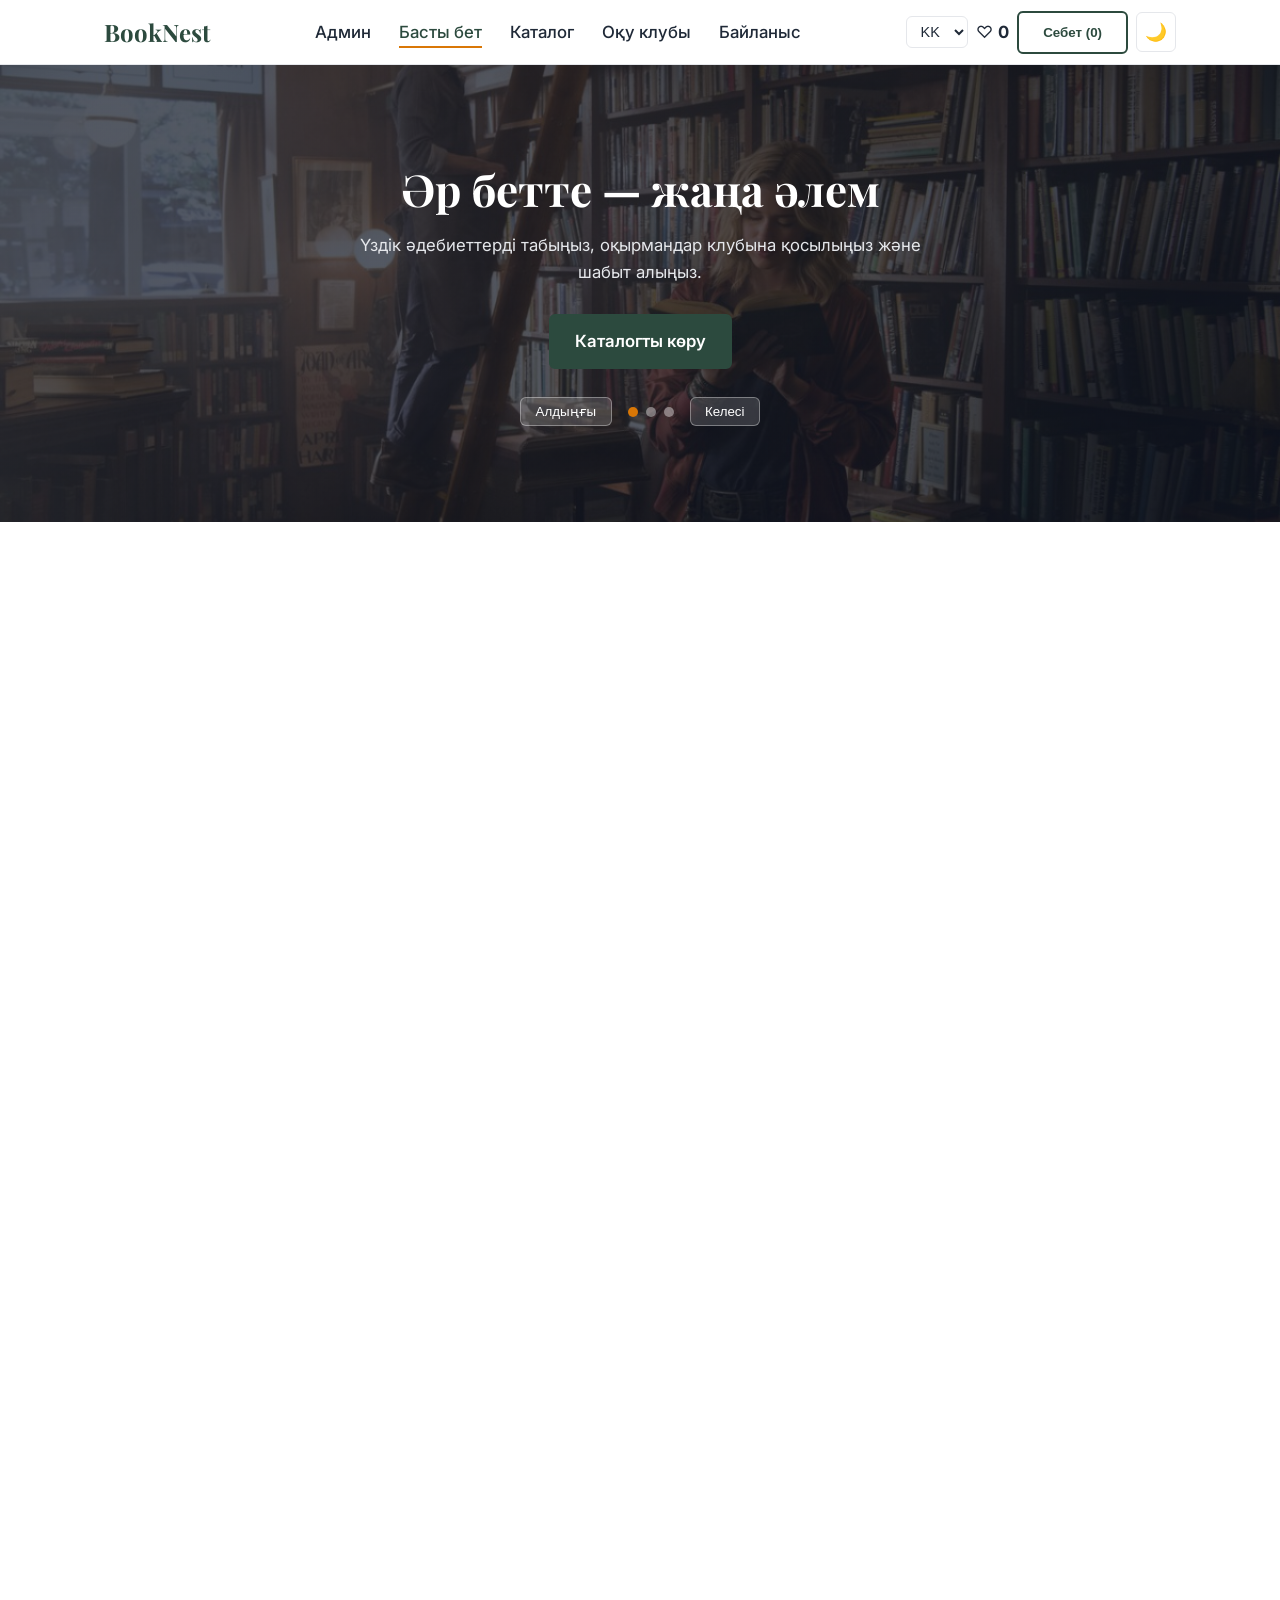
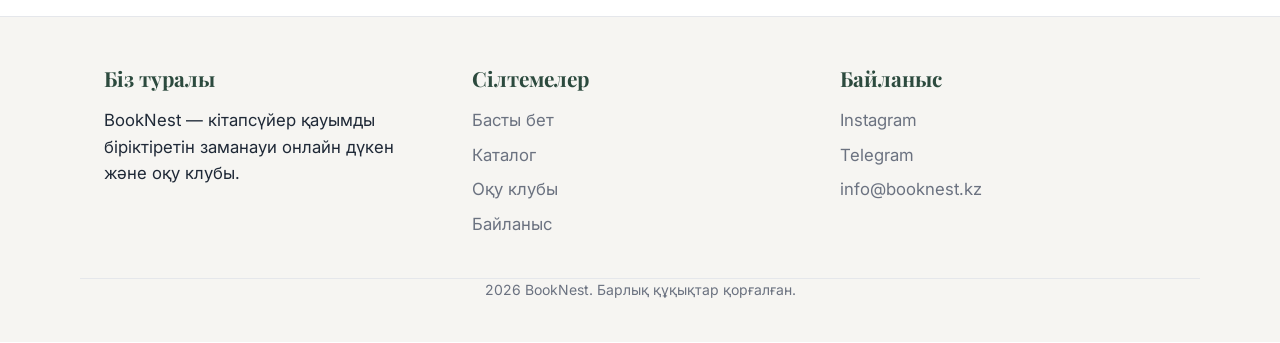
<file: index.html>
<!DOCTYPE html>
<html lang="kk">
<head>
  <meta charset="UTF-8">
  <meta name="viewport" content="width=device-width, initial-scale=1.0">
  <title>BookNest — Кітап дүкені және оқу клубы</title>
  <meta name="description" content="BookNest — таңдаулы кітаптар дүкені және пікірлес оқырмандар клубы.">
  <link rel="preconnect" href="https://fonts.googleapis.com">
  <link rel="preconnect" href="https://fonts.gstatic.com" crossorigin>
  <link href="https://fonts.googleapis.com/css2?family=Inter:wght@400;500;600&family=Playfair+Display:wght@700&display=swap" rel="stylesheet">
  <link rel="stylesheet" href="css/style.css">
  <script type="module" src="js/main.js"></script>
  <link rel="icon" href="data:,">
</head>
<body>
  <header class="site-header">
    <div class="container header-inner">
      <a href="index.html" class="logo">BookNest</a>
      <nav class="nav-menu" aria-label="Негізгі навигация">
        <ul class="nav-list">
          <li><a href="admin.html">Админ</a></li>
          <li><a href="index.html" class="active" aria-current="page">Басты бет</a></li>
          <li><a href="books.html">Каталог</a></li>
          <li><a href="club.html">Оқу клубы</a></li>
          <li><a href="contact.html">Байланыс</a></li>
        </ul>
      </nav>
      <div class="header-actions">
        <select id="lang-select" class="lang-select" aria-label="Тілді таңдау">
          <option value="kk">KK</option>
          <option value="ru">RU</option>
          <option value="en">EN</option>
        </select>
        <span class="wish-counter" title="Таңдаулылар">♡ <strong data-wishlist-count>0</strong></span>
        <button type="button" class="btn-outline" data-open-cart>Себет (<strong data-cart-count>0</strong>)</button>
        <button type="button" class="theme-toggle" aria-label="Қараңғы тақырып">🌙</button>
        <button type="button" class="burger-btn" aria-label="Мәзірді ашу" aria-expanded="false">
          <span></span>
          <span></span>
          <span></span>
        </button>
      </div>
    </div>
  </header>

  <main>
    <section class="hero hero-slider">
      <div class="container hero-content">
        <div class="slide is-active">
          <h1>Әр бетте — жаңа әлем</h1>
          <p>Үздік әдебиеттерді табыңыз, оқырмандар клубына қосылыңыз және шабыт алыңыз.</p>
          <a href="books.html" class="btn">Каталогты көру</a>
        </div>
        <div class="slide">
          <h1>Апта сайынғы оқу клубы</h1>
          <p>Пікірлес оқырмандармен бірге таңдаулы шығармаларды талқылаңыз.</p>
          <a href="club.html" class="btn">Клубқа қосылу</a>
        </div>
        <div class="slide">
          <h1>Жаңа басылымдар жинағы</h1>
          <p>Қазақ және әлем классикасының ең үздік аудармалары бір жерде.</p>
          <a href="books.html" class="btn">Жаңа кітаптар</a>
        </div>

        <div class="slider-controls">
          <button type="button" class="slider-prev" aria-label="Алдыңғы слайд">Алдыңғы</button>
          <div class="slider-dots">
            <button type="button" class="slider-dot is-active" aria-label="1-слайд"></button>
            <button type="button" class="slider-dot" aria-label="2-слайд"></button>
            <button type="button" class="slider-dot" aria-label="3-слайд"></button>
          </div>
          <button type="button" class="slider-next" aria-label="Келесі слайд">Келесі</button>
        </div>
      </div>
    </section>

    <section class="section container reveal">
      <h2 class="section-title">Танымал кітаптар</h2>
      <div id="cart-drop-zone" class="drop-zone">Кітап карточкасын осы жерге сүйреп апарыңыз (Себетке)</div>
      <div id="books-grid" class="cards-grid" data-featured="true"></div>
    </section>

    <section class="section bg-light stats-section reveal">
      <div class="container">
        <h2 class="section-title">BookNest сандармен</h2>
        <div class="stats-grid">
          <div class="stat-card">
            <span class="stat-number" data-target="1200" data-suffix="+">0</span>
            <p>Кітап қоры</p>
          </div>
          <div class="stat-card">
            <span class="stat-number" data-target="350" data-suffix="+">0</span>
            <p>Белсенді оқырман</p>
          </div>
          <div class="stat-card">
            <span class="stat-number" data-target="48" data-suffix="">0</span>
            <p>Өткізілген кездесу</p>
          </div>
        </div>
      </div>
    </section>

    <section class="section container reveal">
      <h2 class="section-title">Неге біз?</h2>
      <ul class="benefits-list">
        <li><strong>Кең таңдау:</strong> Қазақ және әлем әдебиетінің 1000-нан астам таңдаулы туындысы.</li>
        <li><strong>Жылдам жеткізу:</strong> Қазақстанның барлық қалаларына 1–3 күн ішінде жеткіземіз.</li>
        <li><strong>Белсенді оқу клубы:</strong> Апта сайынғы кітап талқылаулары мен авторлармен кездесулер.</li>
        <li><strong>Тиімді бағалар:</strong> Тұрақты оқырмандарға арналған жеңілдіктер мен бонустар жүйесі.</li>
      </ul>
    </section>
  </main>

  <div id="book-modal" class="modal-backdrop" hidden role="dialog" aria-modal="true" aria-labelledby="modal-title">
    <div class="modal-dialog">
      <button type="button" class="modal-close" aria-label="Жабу"></button>
      <div id="modal-body"></div>
    </div>
  </div>

  <aside id="cart-drawer" class="drawer-backdrop" hidden role="dialog" aria-modal="true" aria-label="Себет">
    <div class="drawer-panel">
      <div class="drawer-header">
        <h2>Себет</h2>
        <button type="button" class="drawer-close" aria-label="Жабу"></button>
      </div>

      <div id="cart-drawer-items" class="drawer-items"></div>

      <form id="promo-form" class="promo-form">
        <input type="text" id="promo-input" placeholder="Промокод (BOOK10, MINUS1500, FREEDEL)">
        <button type="submit" class="btn-outline">Қолдану</button>
      </form>
      <p id="promo-message" class="promo-message"></p>

      <div id="cart-drawer-summary" class="drawer-summary"></div>

      <div id="checkout-steps-box" class="checkout-box">
        <h3>Тапсырысты рәсімдеу</h3>
        <p id="checkout-progress" class="muted">Қадам 1 / 3</p>
        <p id="checkout-error" class="field-error"></p>

        <div data-step-panel="1">
          <div class="form-group">
            <label for="order-phone">Телефон (+7 XXX XXX XX XX)</label>
            <input type="text" id="order-phone" placeholder="+7 701 123 45 67">
          </div>
          <div class="form-group">
            <label for="order-address">Жеткізу мекенжайы</label>
            <input type="text" id="order-address" placeholder="Ақтау қ., 14-шағынаудан, 25-үй">
          </div>
          <button type="button" id="step1-next" class="btn">Келесі: Төлем</button>
        </div>

        <div data-step-panel="2" hidden>
          <div class="form-group">
            <label for="order-card">Карта нөмірі (Luhn тексерісі)</label>
            <input type="text" id="order-card" placeholder="4532 0151 1283 0366">
          </div>
          <div class="card-actions">
            <button type="button" id="step2-back" class="btn-outline">Артқа</button>
            <button type="button" id="step2-next" class="btn">Келесі: Растау</button>
          </div>
        </div>

        <div data-step-panel="3" hidden>
          <p id="confirm-summary"></p>
          <div class="card-actions">
            <button type="button" id="step3-back" class="btn-outline">Артқа</button>
            <button type="button" id="step3-submit" class="btn">Тапсырысты растау</button>
          </div>
        </div>
      </div>
    </div>
  </aside>

  <button type="button" id="back-to-top" class="back-to-top" aria-label="Жоғарыға көтерілу">↑</button>

  <footer class="site-footer">
    <div class="container footer-grid">
      <div>
        <h3>Біз туралы</h3>
        <p>BookNest — кітапсүйер қауымды біріктіретін заманауи онлайн дүкен және оқу клубы.</p>
      </div>
      <div>
        <h3>Сілтемелер</h3>
        <ul>
          <li><a href="index.html">Басты бет</a></li>
          <li><a href="books.html">Каталог</a></li>
          <li><a href="club.html">Оқу клубы</a></li>
          <li><a href="contact.html">Байланыс</a></li>
        </ul>
      </div>
      <div>
        <h3>Байланыс</h3>
        <ul>
          <li><a href="https://instagram.com" target="_blank" rel="noopener">Instagram</a></li>
          <li><a href="https://t.me" target="_blank" rel="noopener">Telegram</a></li>
          <li><a href="mailto:info@booknest.kz">info@booknest.kz</a></li>
        </ul>
      </div>
    </div>
    <div class="container footer-bottom">
      <p> 2026 BookNest. Барлық құқықтар қорғалған.</p>
    </div>
  </footer>
</body>
</html>
</file>
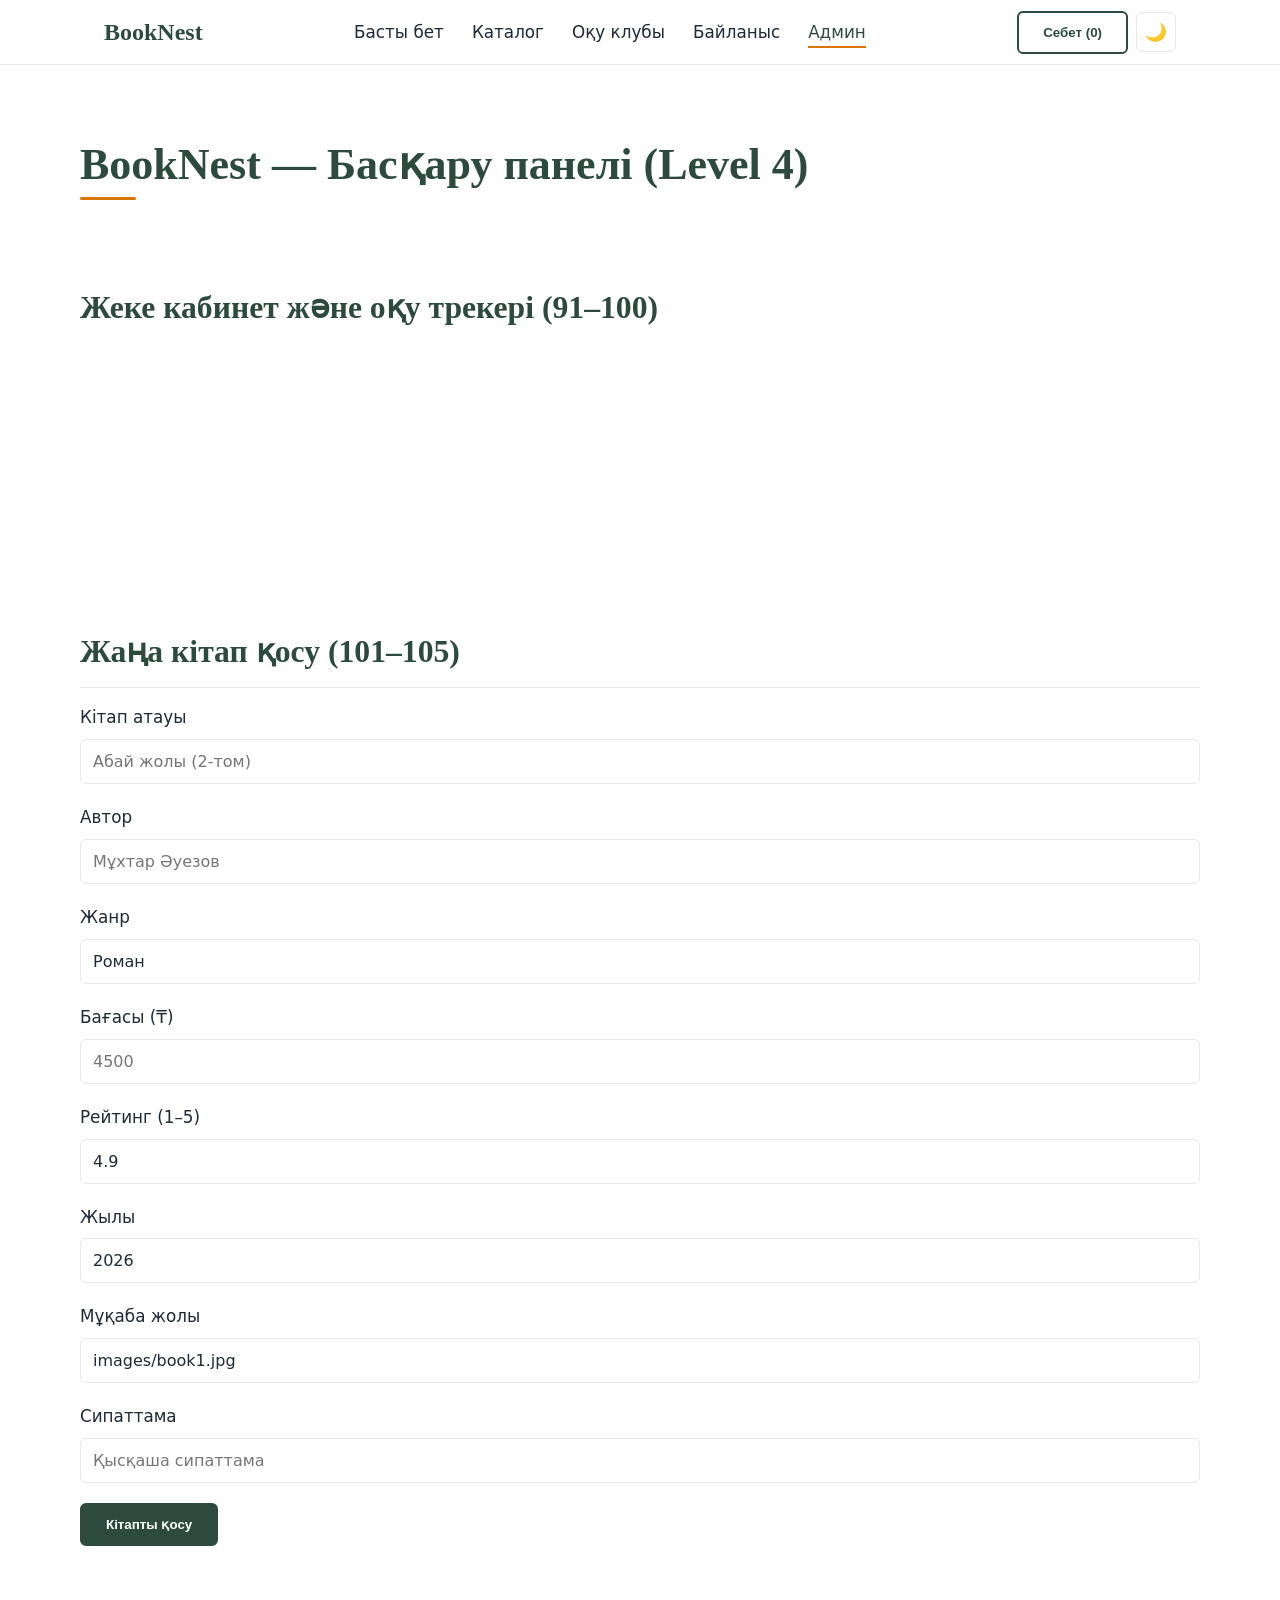
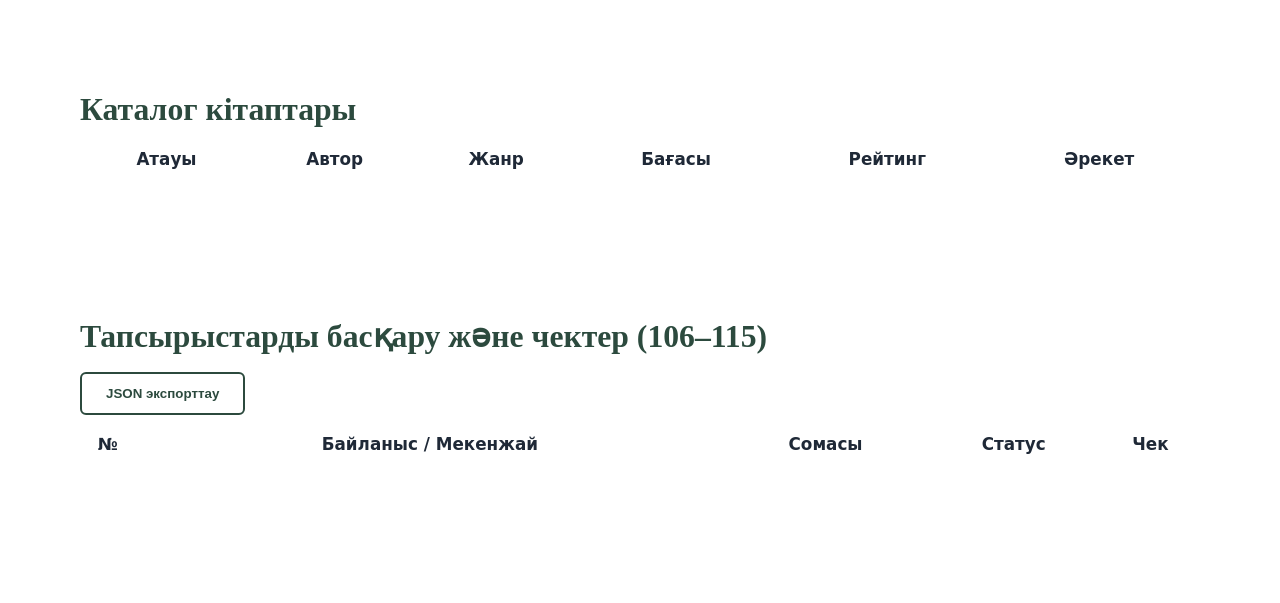
<file: admin.html>
<!DOCTYPE html>
<html lang="kk">
<head>
  <meta charset="UTF-8">
  <meta name="viewport" content="width=device-width, initial-scale=1.0">
  <title>Админ-панель — BookNest</title>
  <link rel="icon" href="data:,">
  <link rel="manifest" href="manifest.json">
  <link rel="stylesheet" href="css/style.css">
  <script type="module" src="js/main.js"></script>
</head>
<body data-page="admin">
  <header class="site-header">
    <div class="container header-inner">
      <a href="index.html" class="logo">BookNest</a>
      <nav class="nav-menu" aria-label="Негізгі навигация">
        <ul class="nav-list">
          <li><a href="index.html">Басты бет</a></li>
          <li><a href="books.html">Каталог</a></li>
          <li><a href="club.html">Оқу клубы</a></li>
          <li><a href="contact.html">Байланыс</a></li>
          <li><a href="admin.html" class="active" aria-current="page">Админ</a></li>
        </ul>
      </nav>
      <div class="header-actions">
        <button type="button" class="btn-outline" data-open-cart>Себет (<strong data-cart-count>0</strong>)</button>
        <button type="button" class="theme-toggle" aria-label="Қараңғы тақырып">🌙</button>
      </div>
    </div>
  </header>

  <main class="container section">
    <h1 class="section-title">BookNest — Басқару панелі (Level 4)</h1>

    <section class="section">
      <h2>Жеке кабинет және оқу трекері (91–100)</h2>
      <div id="user-profile-panel"></div>
      <div id="reading-tracker-box" class="section"></div>
    </section>

    <section class="section">
      <h2>Жаңа кітап қосу (101–105)</h2>
      <form id="admin-add-book-form" class="checkout-box">
        <div class="form-group">
          <label for="adm-title">Кітап атауы</label>
          <input type="text" id="adm-title" required placeholder="Абай жолы (2-том)">
        </div>
        <div class="form-group">
          <label for="adm-author">Автор</label>
          <input type="text" id="adm-author" required placeholder="Мұхтар Әуезов">
        </div>
        <div class="form-group">
          <label for="adm-genre">Жанр</label>
          <input type="text" id="adm-genre" value="Роман">
        </div>
        <div class="form-group">
          <label for="adm-price">Бағасы (₸)</label>
          <input type="number" id="adm-price" required min="100" step="50" placeholder="4500">
        </div>
        <div class="form-group">
          <label for="adm-rating">Рейтинг (1–5)</label>
          <input type="number" id="adm-rating" min="1" max="5" step="0.1" value="4.9">
        </div>
        <div class="form-group">
          <label for="adm-year">Жылы</label>
          <input type="number" id="adm-year" min="1800" max="2026" value="2026">
        </div>
        <div class="form-group">
          <label for="adm-cover">Мұқаба жолы</label>
          <input type="text" id="adm-cover" value="images/book1.jpg">
        </div>
        <div class="form-group">
          <label for="adm-desc">Сипаттама</label>
          <input type="text" id="adm-desc" placeholder="Қысқаша сипаттама">
        </div>
        <button type="submit" class="btn">Кітапты қосу</button>
      </form>
    </section>

    <section class="section">
      <h2>Каталог кітаптары</h2>
      <div style="overflow-x: auto;">
        <table class="data-table" style="width: 100%; border-collapse: collapse;">
          <thead>
            <tr>
              <th>Атауы</th>
              <th>Автор</th>
              <th>Жанр</th>
              <th>Бағасы</th>
              <th>Рейтинг</th>
              <th>Әрекет</th>
            </tr>
          </thead>
          <tbody id="admin-books-tbody"></tbody>
        </table>
      </div>
    </section>

    <section class="section">
      <h2>Тапсырыстарды басқару және чектер (106–115)</h2>
      <div class="card-actions" style="margin-bottom: 1rem;">
        <button type="button" id="admin-export-json-btn" class="btn-outline">JSON экспорттау</button>
      </div>
      <div style="overflow-x: auto;">
        <table class="data-table" style="width: 100%; border-collapse: collapse;">
          <thead>
            <tr>
              <th>№</th>
              <th>Байланыс / Мекенжай</th>
              <th>Сомасы</th>
              <th>Статус</th>
              <th>Чек</th>
            </tr>
          </thead>
          <tbody id="admin-orders-tbody"></tbody>
        </table>
      </div>
    </section>
  </main>

  <aside id="cart-drawer" class="drawer-backdrop" hidden role="dialog" aria-modal="true" aria-label="Себет">
    <div class="drawer-panel">
      <div class="drawer-header">
        <h2>Себет</h2>
        <button type="button" class="drawer-close" aria-label="Жабу"></button>
      </div>
      <div id="cart-drawer-items" class="drawer-items"></div>
      <div id="cart-drawer-summary" class="drawer-summary"></div>
    </div>
  </aside>

  <button type="button" id="back-to-top" class="back-to-top" aria-label="Жоғарыға көтерілу">↑</button>
</body>
</html>
</file>
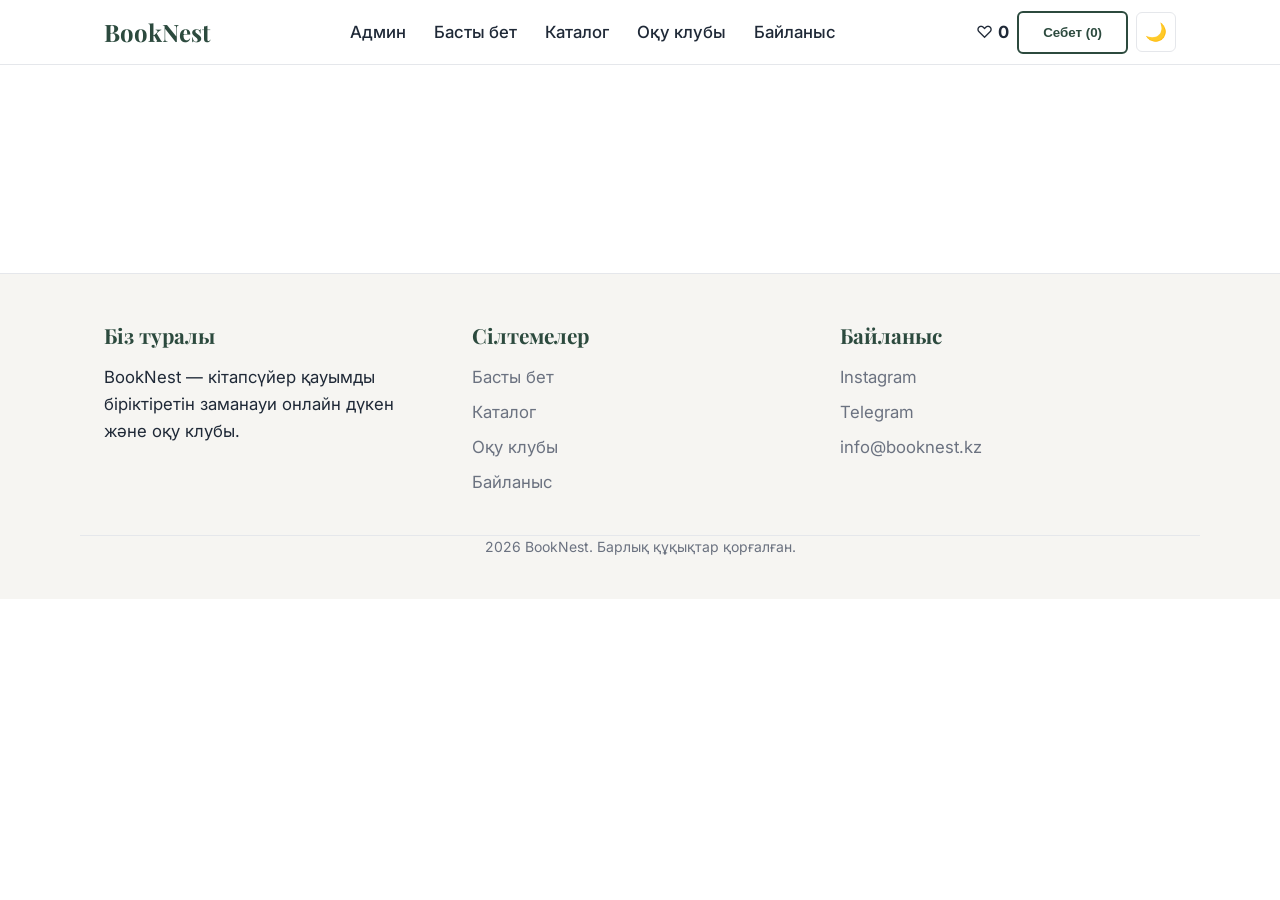
<file: book.html>
<!DOCTYPE html>
<html lang="kk">
<head>
  <meta charset="UTF-8">
  <meta name="viewport" content="width=device-width, initial-scale=1.0">
  <title>Кітап туралы — BookNest</title>
  <link rel="preconnect" href="https://fonts.googleapis.com">
  <link rel="preconnect" href="https://fonts.gstatic.com" crossorigin>
  <link href="https://fonts.googleapis.com/css2?family=Inter:wght@400;500;600&family=Playfair+Display:wght@700&display=swap" rel="stylesheet">
  <link rel="stylesheet" href="css/style.css">
  <script type="module" src="js/main.js"></script>
  <link rel="icon" href="data:,">
</head>
<body data-page="book-detail">
  <header class="site-header">
    <div class="container header-inner">
      <a href="index.html" class="logo">BookNest</a>
      <nav class="nav-menu" aria-label="Негізгі навигация">
        <ul class="nav-list">
          <li><a href="admin.html">Админ</a></li>
          <li><a href="index.html">Басты бет</a></li>
          <li><a href="books.html">Каталог</a></li>
          <li><a href="club.html">Оқу клубы</a></li>
          <li><a href="contact.html">Байланыс</a></li>
        </ul>
      </nav>
      <div class="header-actions">
        <span class="wish-counter" title="Таңдаулылар">♡ <strong data-wishlist-count>0</strong></span>
        <button type="button" class="btn-outline" data-open-cart>Себет (<strong data-cart-count>0</strong>)</button>
        <button type="button" class="theme-toggle" aria-label="Қараңғы тақырып">🌙</button>
        <button type="button" class="burger-btn" aria-label="Мәзірді ашу" aria-expanded="false">
          <span></span>
          <span></span>
          <span></span>
        </button>
      </div>
    </div>
  </header>

  <main class="container section">
    <div id="book-detail-container"></div>

    <section id="reviews-section" class="section" hidden>
      <h2 class="section-title">Рейтинг және пікірлер</h2>
      <div id="rating-breakdown" class="rating-breakdown"></div>

      <form id="review-form" class="contact-form">
        <div class="form-group">
          <label for="reviewer-name">Атыңыз</label>
          <input type="text" id="reviewer-name" required placeholder="Атыңыз">
        </div>
        <div class="form-group">
          <label for="review-stars">Баға (1–5 жұлдыз)</label>
          <select id="review-stars">
            <option value="5">5 жұлдыз</option>
            <option value="4">4 жұлдыз</option>
            <option value="3">3 жұлдыз</option>
            <option value="2">2 жұлдыз</option>
            <option value="1">1 жұлдыз</option>
          </select>
        </div>
        <div class="form-group">
          <label for="review-text">Пікіріңіз</label>
          <textarea id="review-text" rows="3" required placeholder="Кітап туралы ойыңыз..."></textarea>
        </div>
        <button type="submit" class="btn">Пікір қалдыру</button>
      </form>
      <p id="review-message" class="muted"></p>
      <div id="reviews-list" class="reviews-list"></div>
    </section>

    <section id="similar-section" class="section" hidden>
      <h2 class="section-title">Ұқсас кітаптар</h2>
      <div id="similar-books-grid" class="cards-grid"></div>
    </section>
  </main>

  <aside id="cart-drawer" class="drawer-backdrop" hidden role="dialog" aria-modal="true" aria-label="Себет">
    <div class="drawer-panel">
      <div class="drawer-header">
        <h2>Себет</h2>
        <button type="button" class="drawer-close" aria-label="Жабу"></button>
      </div>
      <div id="cart-drawer-items" class="drawer-items"></div>
      <div id="cart-drawer-summary" class="drawer-summary"></div>
    </div>
  </aside>

  <footer class="site-footer">
    <div class="container footer-grid">
      <div>
        <h3>Біз туралы</h3>
        <p>BookNest — кітапсүйер қауымды біріктіретін заманауи онлайн дүкен және оқу клубы.</p>
      </div>
      <div>
        <h3>Сілтемелер</h3>
        <ul>
          <li><a href="index.html">Басты бет</a></li>
          <li><a href="books.html">Каталог</a></li>
          <li><a href="club.html">Оқу клубы</a></li>
          <li><a href="contact.html">Байланыс</a></li>
        </ul>
      </div>
      <div>
        <h3>Байланыс</h3>
        <ul>
          <li><a href="https://instagram.com" target="_blank" rel="noopener">Instagram</a></li>
          <li><a href="https://t.me" target="_blank" rel="noopener">Telegram</a></li>
          <li><a href="mailto:info@booknest.kz">info@booknest.kz</a></li>
        </ul>
      </div>
    </div>
    <div class="container footer-bottom">
      <p> 2026 BookNest. Барлық құқықтар қорғалған.</p>
    </div>
  </footer>
</body>
</html>
</file>
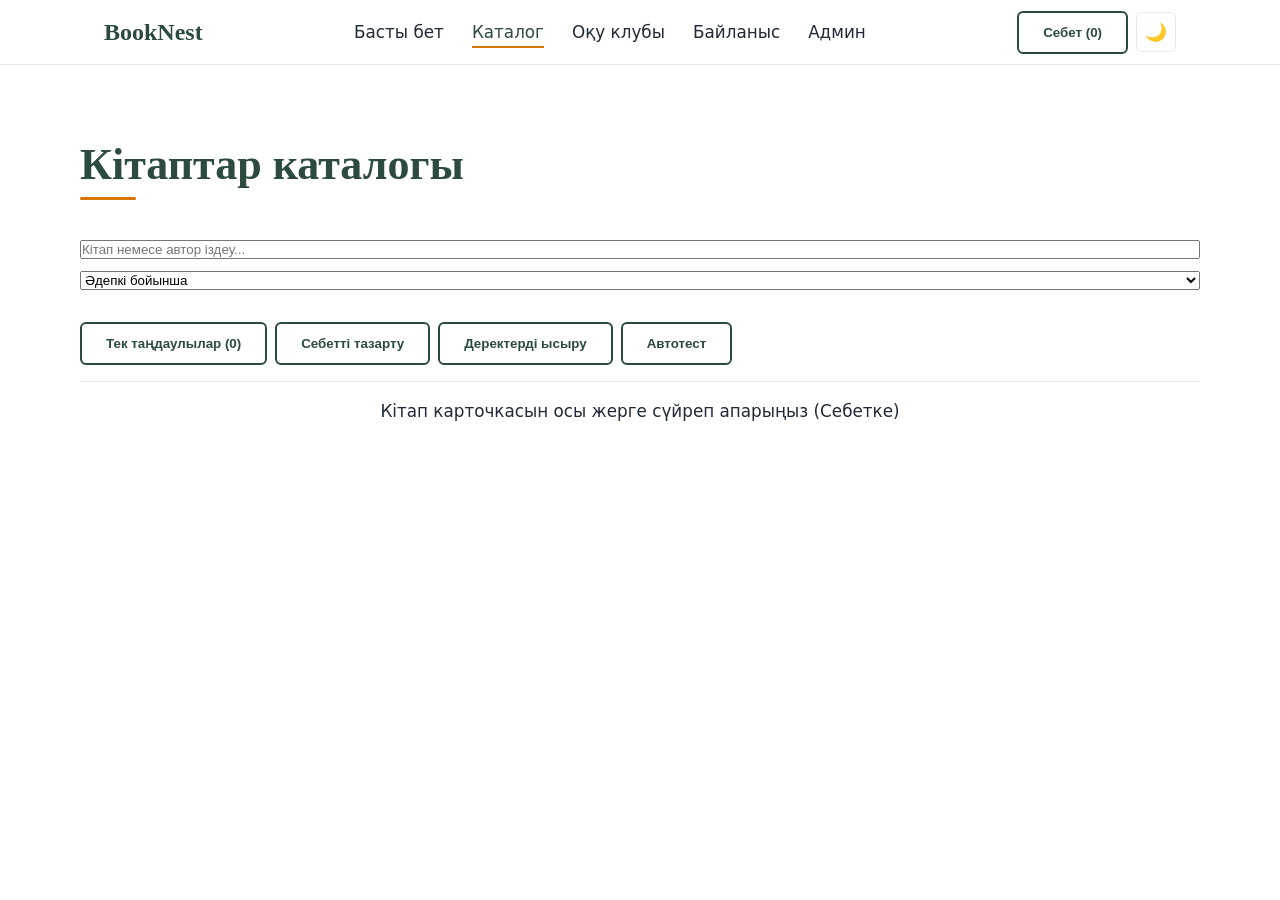
<file: books.html>
<!DOCTYPE html>
<html lang="kk">
<head>
  <meta charset="UTF-8">
  <meta name="viewport" content="width=device-width, initial-scale=1.0">
  <title>Кітаптар каталогы — BookNest</title>
  <link rel="icon" href="data:,">
  <link rel="manifest" href="manifest.json">
  <link rel="stylesheet" href="css/style.css">
  <script type="module" src="js/main.js"></script>
</head>
<body data-page="books">
  <header class="site-header">
    <div class="container header-inner">
      <a href="index.html" class="logo">BookNest</a>
      <nav class="nav-menu" aria-label="Негізгі навигация">
        <ul class="nav-list">
          <li><a href="index.html">Басты бет</a></li>
          <li><a href="books.html" class="active" aria-current="page">Каталог</a></li>
          <li><a href="club.html">Оқу клубы</a></li>
          <li><a href="contact.html">Байланыс</a></li>
          <li><a href="admin.html">Админ</a></li>
        </ul>
      </nav>
      <div class="header-actions">
        <button type="button" class="btn-outline" data-open-cart>Себет (<strong data-cart-count>0</strong>)</button>
        <button type="button" class="theme-toggle" aria-label="Қараңғы тақырып">🌙</button>
      </div>
    </div>
  </header>

  <main class="container section">
    <h1 class="section-title">Кітаптар каталогы</h1>

    <div class="catalog-controls" style="display:flex; flex-wrap:wrap; gap:0.75rem; margin-bottom:1rem;">
      <input type="search" id="search-input" placeholder="Кітап немесе автор іздеу...">
      <select id="sort-select" aria-label="Сұрыптау">
        <option value="default">Әдепкі бойынша</option>
        <option value="price-asc">Арзаннан қымбатқа</option>
        <option value="price-desc">Қымбаттан арзанға</option>
        <option value="rating-desc">Рейтинг бойынша</option>
      </select>
    </div>

    <div id="genre-chips" class="chips-row" style="display:flex; flex-wrap:wrap; gap:0.5rem; margin-bottom:1rem;"></div>

    <div class="card-actions" style="margin-bottom:1rem;">
      <button type="button" id="wishlist-filter-btn" class="btn-outline">Тек таңдаулылар (<span data-wish-count>0</span>)</button>
      <button type="button" id="clear-cart-btn" class="btn-outline">Себетті тазарту</button>
      <button type="button" id="reset-filters-btn" class="btn-outline">Деректерді ысыру</button>
      <button type="button" id="run-self-checks-btn" class="btn-outline">Автотест</button>
    </div>

    <div id="drop-to-cart-zone" class="checkout-box" style="margin-bottom:1rem; text-align:center;">
      Кітап карточкасын осы жерге сүйреп апарыңыз (Себетке)
    </div>

    <p id="results-count" class="muted"></p>
    <div id="catalog-status" class="muted"></div>

    <div id="books-grid" class="books-grid"></div>
    <div id="empty-state" class="checkout-box" hidden>
      <p>Кітаптар табылмады.</p>
    </div>
    <div id="load-more-sentinel"></div>
  </main>

  <div id="book-modal" class="modal-backdrop" hidden role="dialog" aria-modal="true">
    <div class="modal-panel">
      <button type="button" class="modal-close" aria-label="Жабу">&times;</button>
      <div id="modal-body"></div>
    </div>
  </div>

  <aside id="cart-drawer" class="drawer-backdrop" hidden role="dialog" aria-modal="true" aria-label="Себет">
    <div class="drawer-panel">
      <div class="drawer-header">
        <h2>Себет</h2>
        <button type="button" class="drawer-close" aria-label="Жабу">&times;</button>
      </div>

      <div id="cart-drawer-items" class="drawer-items"></div>
      <div id="cart-drawer-summary" class="drawer-summary"></div>

      <form id="promo-form" class="form-group" style="margin-top: 1rem;">
        <label for="promo-input">Промокод (BOOK10 / BOOK20)</label>
        <div style="display: flex; gap: 0.5rem;">
          <input type="text" id="promo-input" placeholder="BOOK10">
          <button type="submit" class="btn-outline">Қолдану</button>
        </div>
        <p id="promo-message" class="muted" style="margin-top: 0.35rem;"></p>
      </form>

      <div class="checkout-box" style="margin-top: 1rem;">
        <p id="checkout-progress" class="muted">Қадам 1 / 3</p>
        <p id="checkout-error" style="color: var(--color-error, #ef4444);"></p>

        <div data-step-panel="1">
          <div class="form-group">
            <label for="order-phone">Телефон</label>
            <input type="tel" id="order-phone" placeholder="+7 777 123 45 67">
          </div>
          <div class="form-group">
            <label for="order-address">Мекенжай</label>
            <input type="text" id="order-address" placeholder="Ақтау, 14 мкр">
          </div>
          <button type="button" id="step1-next" class="btn">Келесі</button>
        </div>

        <div data-step-panel="2" hidden>
          <div class="form-group">
            <label for="order-card">Карта (тест: 4532015112830366)</label>
            <input type="text" id="order-card" placeholder="4532015112830366">
          </div>
          <div class="card-actions">
            <button type="button" id="step2-back" class="btn-outline">Артқа</button>
            <button type="button" id="step2-next" class="btn">Келесі</button>
          </div>
        </div>

        <div data-step-panel="3" hidden>
          <p id="confirm-summary" style="margin-bottom: 0.75rem;"></p>
          <div class="card-actions">
            <button type="button" id="step3-back" class="btn-outline">Артқа</button>
            <button type="button" id="step3-submit" class="btn">Тапсырыс беру</button>
          </div>
        </div>
      </div>

      <div style="margin-top: 1.25rem;">
        <h3>Тапсырыстар тарихы</h3>
        <div id="orders-history"></div>
      </div>
    </div>
  </aside>

  <button type="button" id="back-to-top" class="back-to-top" aria-label="Жоғарыға көтерілу">↑</button>
</body>
</html>
</file>
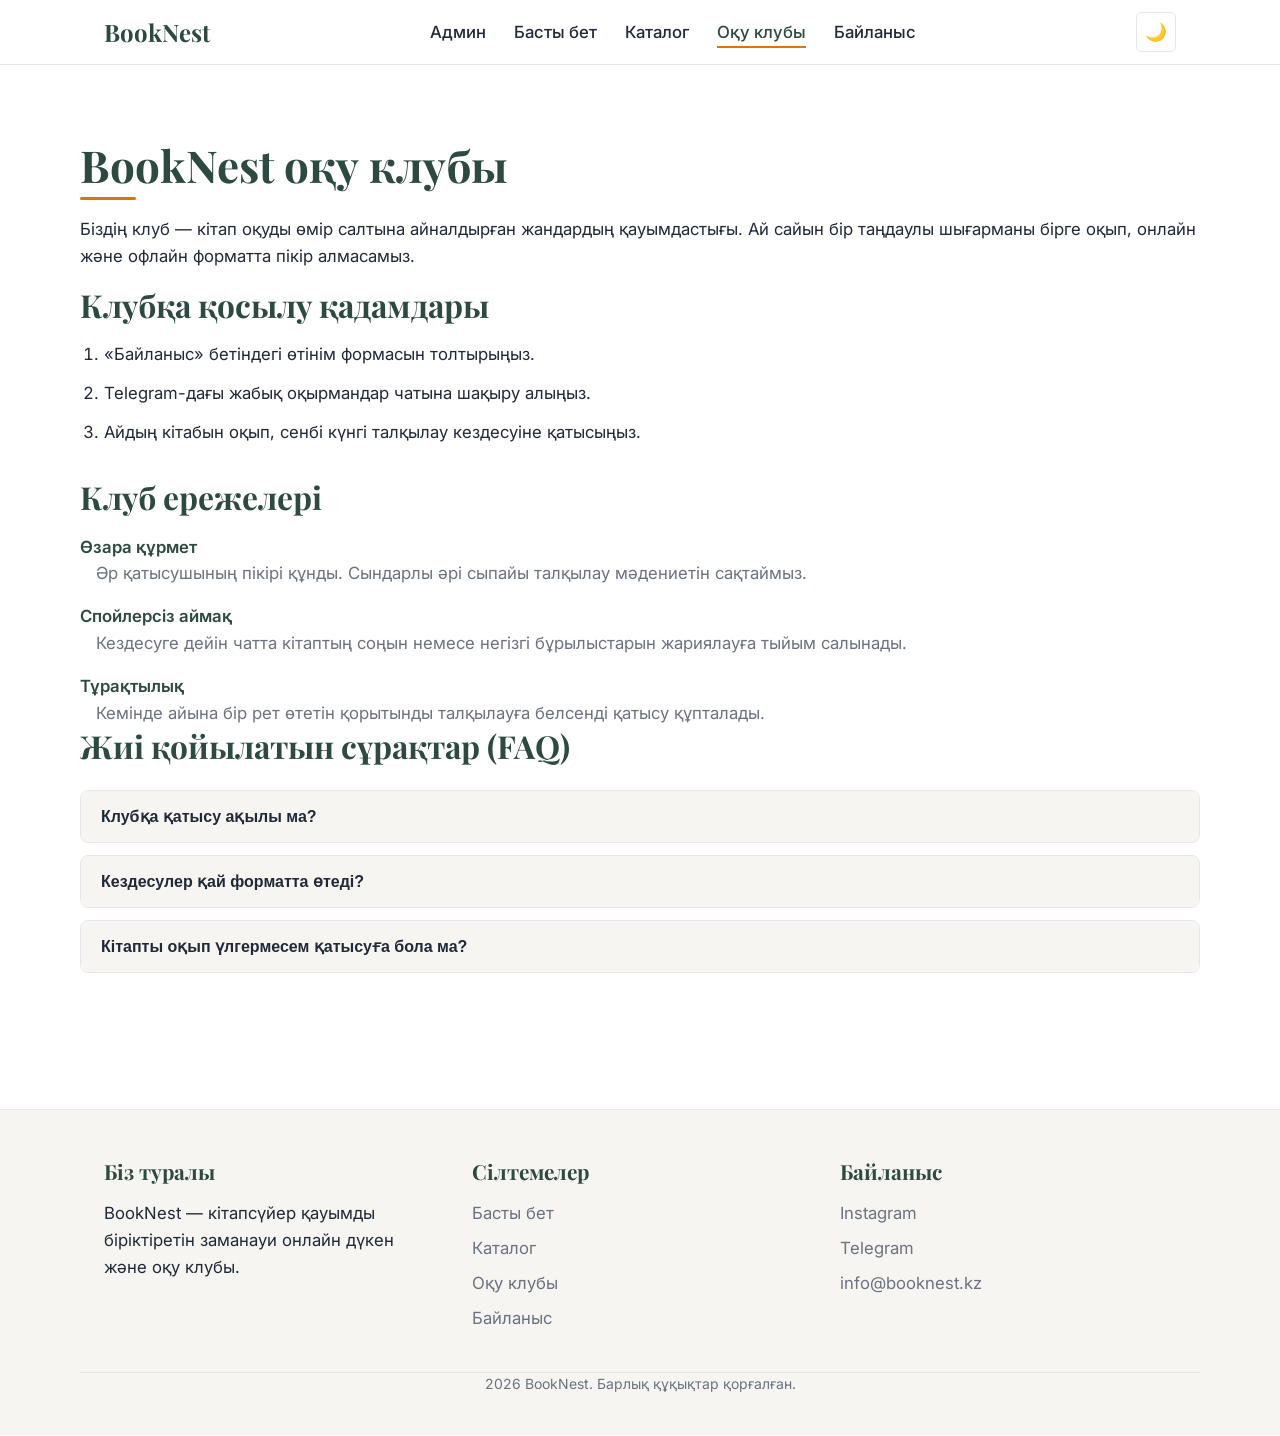
<file: club.html>
<!DOCTYPE html>
<html lang="kk">
<head>
  <meta charset="UTF-8">
  <meta name="viewport" content="width=device-width, initial-scale=1.0">
  <title>Оқу клубы — BookNest</title>
  <meta name="description" content="BookNest оқу клубына қосылу шарттары мен ережелері.">
  <link rel="preconnect" href="https://fonts.googleapis.com">
  <link rel="preconnect" href="https://fonts.gstatic.com" crossorigin>
  <link href="https://fonts.googleapis.com/css2?family=Inter:wght@400;500;600&family=Playfair+Display:wght@700&display=swap" rel="stylesheet">
  <link rel="stylesheet" href="css/style.css">
  <script type="module" src="js/main.js"></script>
  <link rel="icon" href="data:,">
</head>
<body>
  <header class="site-header">
    <div class="container header-inner">
      <a href="index.html" class="logo">BookNest</a>
      <nav class="nav-menu" aria-label="Негізгі навигация">
        <ul class="nav-list">
          <li><a href="admin.html">Админ</a></li>
          <li><a href="index.html">Басты бет</a></li>
          <li><a href="books.html">Каталог</a></li>
          <li><a href="club.html" aria-current="page">Оқу клубы</a></li>
          <li><a href="contact.html">Байланыс</a></li>
        </ul>
      </nav>
      <div class="header-actions">
        <button type="button" class="theme-toggle" aria-label="Қараңғы тақырып">🌙</button>
        <button type="button" class="burger-btn" aria-label="Мәзірді ашу" aria-expanded="false">
          <span></span>
          <span></span>
          <span></span>
        </button>
      </div>
    </div>
  </header>

  <main class="container section">
    <h1 class="section-title">BookNest оқу клубы</h1>
    <p>Біздің клуб — кітап оқуды өмір салтына айналдырған жандардың қауымдастығы. Ай сайын бір таңдаулы шығарманы бірге оқып, онлайн және офлайн форматта пікір алмасамыз.</p>

    <h2>Клубқа қосылу қадамдары</h2>
    <ol class="steps-list">
      <li>«Байланыс» бетіндегі өтінім формасын толтырыңыз.</li>
      <li>Telegram-дағы жабық оқырмандар чатына шақыру алыңыз.</li>
      <li>Айдың кітабын оқып, сенбі күнгі талқылау кездесуіне қатысыңыз.</li>
    </ol>

    <h2>Клуб ережелері</h2>
    <dl class="rules-list">
      <dt>Өзара құрмет</dt>
      <dd>Әр қатысушының пікірі құнды. Сындарлы әрі сыпайы талқылау мәдениетін сақтаймыз.</dd>

      <dt>Спойлерсіз аймақ</dt>
      <dd>Кездесуге дейін чатта кітаптың соңын немесе негізгі бұрылыстарын жариялауға тыйым салынады.</dd>

      <dt>Тұрақтылық</dt>
      <dd>Кемінде айына бір рет өтетін қорытынды талқылауға белсенді қатысу құпталады.</dd>
    </dl>

    <h2>Жиі қойылатын сұрақтар (FAQ)</h2>
    <div class="faq-list">
      <div class="faq-item">
        <button type="button" class="faq-question" aria-expanded="false">Клубқа қатысу ақылы ма?</button>
        <div class="faq-answer">Жоқ, BookNest оқу клубына мүше болу және кездесулерге қатысу толығымен тегін.</div>
      </div>
      <div class="faq-item">
        <button type="button" class="faq-question" aria-expanded="false">Кездесулер қай форматта өтеді?</button>
        <div class="faq-answer">Айына екі рет Zoom арқылы онлайн және айына бір рет қала орталығындағы кофеханада офлайн өтеді.</div>
      </div>
      <div class="faq-item">
        <button type="button" class="faq-question" aria-expanded="false">Кітапты оқып үлгермесем қатысуға бола ма?</button>
        <div class="faq-answer">Әрине! Бірақ кездесуде кітап мазмұны толық талқыланатындықтан спойлерлер болуы мүмкін екенін ескеріңіз.</div>
      </div>
    </div>
  </main>

  <button type="button" id="back-to-top" class="back-to-top" aria-label="Жоғарыға көтерілу">↑</button>

  <footer class="site-footer">
    <div class="container footer-grid">
      <div>
        <h3>Біз туралы</h3>
        <p>BookNest — кітапсүйер қауымды біріктіретін заманауи онлайн дүкен және оқу клубы.</p>
      </div>
      <div>
        <h3>Сілтемелер</h3>
        <ul>
          <li><a href="index.html">Басты бет</a></li>
          <li><a href="books.html">Каталог</a></li>
          <li><a href="club.html">Оқу клубы</a></li>
          <li><a href="contact.html">Байланыс</a></li>
        </ul>
      </div>
      <div>
        <h3>Байланыс</h3>
        <ul>
          <li><a href="https://instagram.com" target="_blank" rel="noopener">Instagram</a></li>
          <li><a href="https://t.me" target="_blank" rel="noopener">Telegram</a></li>
          <li><a href="mailto:info@booknest.kz">info@booknest.kz</a></li>
        </ul>
      </div>
    </div>
    <div class="container footer-bottom">
      <p> 2026 BookNest. Барлық құқықтар қорғалған.</p>
    </div>
  </footer>
</body>
</html>
</file>
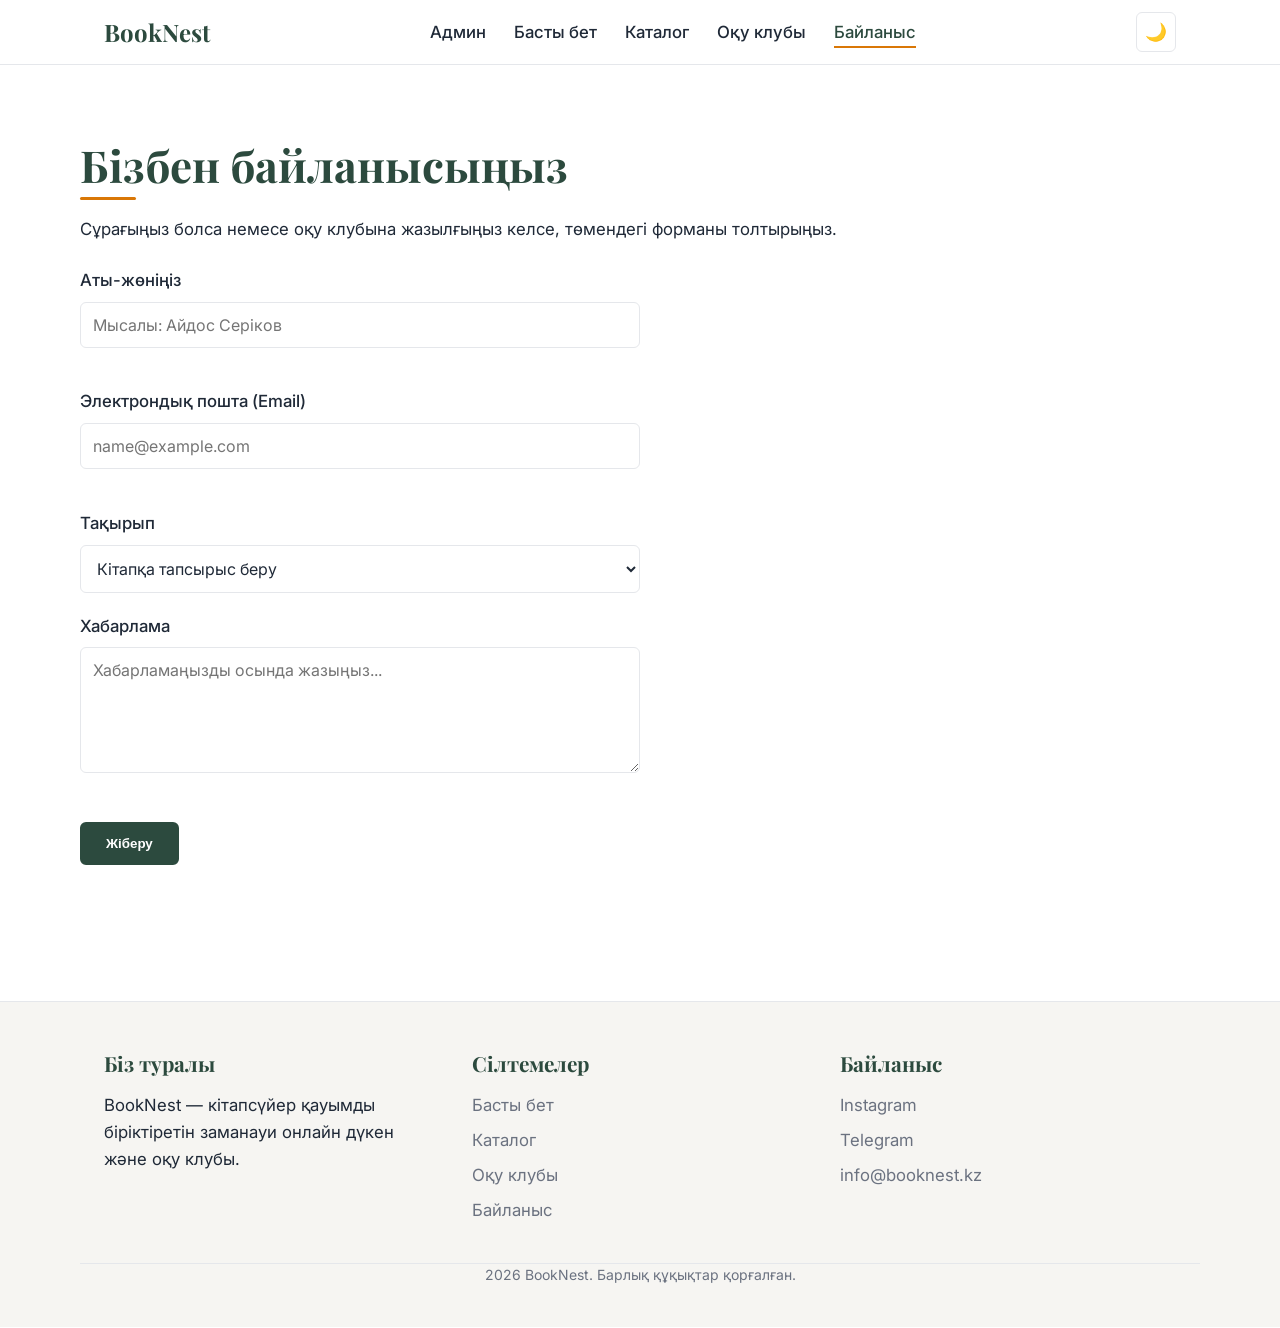
<file: contact.html>
<!DOCTYPE html>
<html lang="kk">
<head>
  <meta charset="UTF-8">
  <meta name="viewport" content="width=device-width, initial-scale=1.0">
  <title>Байланыс — BookNest</title>
  <meta name="description" content="BookNest дүкенімен байланысу және оқу клубына жазылу формасы.">
  <link rel="preconnect" href="https://fonts.googleapis.com">
  <link rel="preconnect" href="https://fonts.gstatic.com" crossorigin>
  <link href="https://fonts.googleapis.com/css2?family=Inter:wght@400;500;600&family=Playfair+Display:wght@700&display=swap" rel="stylesheet">
  <link rel="stylesheet" href="css/style.css">
  <script type="module" src="js/main.js"></script>
  <link rel="icon" href="data:,">
</head>
<body>
  <header class="site-header">
    <div class="container header-inner">
      <a href="index.html" class="logo">BookNest</a>
      <nav class="nav-menu" aria-label="Негізгі навигация">
        <ul class="nav-list">
          <li><a href="admin.html">Админ</a></li>
          <li><a href="index.html">Басты бет</a></li>
          <li><a href="books.html">Каталог</a></li>
          <li><a href="club.html">Оқу клубы</a></li>
          <li><a href="contact.html" aria-current="page">Байланыс</a></li>
        </ul>
      </nav>
      <div class="header-actions">
        <button type="button" class="theme-toggle" aria-label="Қараңғы тақырып">🌙</button>
        <button type="button" class="burger-btn" aria-label="Мәзірді ашу" aria-expanded="false">
          <span></span>
          <span></span>
          <span></span>
        </button>
      </div>
    </div>
  </header>

  <main class="container section">
    <h1 class="section-title">Бізбен байланысыңыз</h1>
    <p>Сұрағыңыз болса немесе оқу клубына жазылғыңыз келсе, төмендегі форманы толтырыңыз.</p>

    <form id="contact-form" class="contact-form" action="#" method="post" novalidate>
      <div class="form-group">
        <label for="name">Аты-жөніңіз</label>
        <input type="text" id="name" name="name" placeholder="Мысалы: Айдос Серіков">
        <span id="name-error" class="field-error"></span>
      </div>

      <div class="form-group">
        <label for="email">Электрондық пошта (Email)</label>
        <input type="email" id="email" name="email" placeholder="name@example.com">
        <span id="email-error" class="field-error"></span>
      </div>

      <div class="form-group">
        <label for="topic">Тақырып</label>
        <select id="topic" name="topic">
          <option value="order">Кітапқа тапсырыс беру</option>
          <option value="club">Оқу клубына қосылу</option>
          <option value="partnership">Серіктестік</option>
          <option value="other">Басқа сұрақ</option>
        </select>
      </div>

      <div class="form-group">
        <label for="message">Хабарлама</label>
        <textarea id="message" name="message" rows="5" placeholder="Хабарламаңызды осында жазыңыз..."></textarea>
        <span id="message-error" class="field-error"></span>
      </div>

      <button type="submit" class="btn">Жіберу</button>
    </form>
  </main>

  <button type="button" id="back-to-top" class="back-to-top" aria-label="Жоғарыға көтерілу">↑</button>

  <footer class="site-footer">
    <div class="container footer-grid">
      <div>
        <h3>Біз туралы</h3>
        <p>BookNest — кітапсүйер қауымды біріктіретін заманауи онлайн дүкен және оқу клубы.</p>
      </div>
      <div>
        <h3>Сілтемелер</h3>
        <ul>
          <li><a href="index.html">Басты бет</a></li>
          <li><a href="books.html">Каталог</a></li>
          <li><a href="club.html">Оқу клубы</a></li>
          <li><a href="contact.html">Байланыс</a></li>
        </ul>
      </div>
      <div>
        <h3>Байланыс</h3>
        <ul>
          <li><a href="https://instagram.com" target="_blank" rel="noopener">Instagram</a></li>
          <li><a href="https://t.me" target="_blank" rel="noopener">Telegram</a></li>
          <li><a href="mailto:info@booknest.kz">info@booknest.kz</a></li>
        </ul>
      </div>
    </div>
    <div class="container footer-bottom">
      <p> 2026 BookNest. Барлық құқықтар қорғалған.</p>
    </div>
  </footer>
</body>
</html>
</file>
<file: css/style.css>
/* 15. CSS Reset */
*,
*::before,
*::after {
  box-sizing: border-box;
  margin: 0;
  padding: 0;
}

/* 16 & 36. CSS айнымалылары (Mobile-first база) */
:root {
  --color-primary: #2c4a3e;
  --color-primary-hover: #1e352c;
  --color-accent: #d97706;
  --color-bg: #ffffff;
  --color-bg-light: #f6f5f2;
  --color-text: #1f2937;
  --color-text-muted: #6b7280;
  --color-border: #e5e7eb;
  --color-error: #dc2626;
  --font-heading: 'Playfair Display', Georgia, serif;
  --font-body: 'Inter', system-ui, sans-serif;
}

/* 36. Қараңғы тақырып (.dark) */
.dark {
  --color-primary: #6ee7b7;
  --color-primary-hover: #34d399;
  --color-accent: #fbbf24;
  --color-bg: #111827;
  --color-bg-light: #1f2937;
  --color-text: #f9fafb;
  --color-text-muted: #9ca3af;
  --color-border: #374151;
  --color-error: #f87171;
}

/* 33 & 35. Базалық стильдер (телефоннан бастап) және clamp() */
body {
  font-family: var(--font-body);
  font-size: clamp(0.95rem, 0.9rem + 0.25vw, 1.05rem);
  line-height: 1.6;
  color: var(--color-text);
  background-color: var(--color-bg);
  transition: background-color 0.25s ease, color 0.25s ease;
}

h1, h2, h3 {
  font-family: var(--font-heading);
  font-weight: 700;
  line-height: 1.25;
  color: var(--color-primary);
  margin-bottom: 1rem;
}

h1 { font-size: clamp(1.75rem, 1.3rem + 2vw, 2.75rem); }
h2 { font-size: clamp(1.35rem, 1.1rem + 1.1vw, 2rem); }
h3 { font-size: clamp(1.1rem, 1rem + 0.4vw, 1.3rem); }

p {
  margin-bottom: 1rem;
}

.container {
  width: 100%;
  max-width: 1120px;
  margin: 0 auto;
  padding: 0 1rem;
}

.section {
  padding: 3rem 0;
}

.bg-light {
  background-color: var(--color-bg-light);
}

/* 37. Hero тақырыбына @keyframes анимация */
@keyframes fadeSlideUp {
  from {
    opacity: 0;
    transform: translateY(18px);
  }
  to {
    opacity: 1;
    transform: translateY(0);
  }
}

.hero-content h1 {
  animation: fadeSlideUp 0.7s ease both;
}

/* 40. ::before және ::after арқылы тақырып астындағы сызық және рейтинг */
.section-title {
  position: relative;
  display: inline-block;
  padding-bottom: 0.5rem;
}

.section-title::after {
  content: "";
  position: absolute;
  left: 0;
  bottom: 0;
  width: 56px;
  height: 3px;
  background-color: var(--color-accent);
  border-radius: 2px;
}

.rating::before {
  content: "★ ";
  color: var(--color-accent);
}

/* 26, 31 & 34. Sticky Header (Flexbox) және гамбургер мәзір (CSS макеті) */
.site-header {
  position: sticky;
  top: 0;
  z-index: 100;
  background-color: var(--color-bg);
  border-bottom: 1px solid var(--color-border);
}

.header-inner {
  display: flex;
  justify-content: space-between;
  align-items: center;
  min-height: 64px;
  gap: 1rem;
}

.logo {
  font-family: var(--font-heading);
  font-size: 1.5rem;
  font-weight: 700;
  color: var(--color-primary);
  text-decoration: none;
}

.burger-btn {
  display: inline-flex;
  flex-direction: column;
  justify-content: center;
  gap: 5px;
  width: 40px;
  height: 40px;
  background: transparent;
  border: 1px solid var(--color-border);
  border-radius: 6px;
  cursor: pointer;
  padding: 8px;
}

.burger-btn span {
  display: block;
  width: 100%;
  height: 2px;
  background-color: var(--color-text);
  transition: transform 0.25s ease, opacity 0.25s ease;
}

.nav-menu {
  display: none;
  position: absolute;
  top: 64px;
  left: 0;
  right: 0;
  background-color: var(--color-bg);
  border-bottom: 1px solid var(--color-border);
  padding: 1rem;
  z-index: 99;
}

.nav-menu.is-open {
  display: block;
}

.nav-list {
  display: flex;
  flex-direction: column;
  list-style: none;
  gap: 0.75rem;
}

.nav-list a {
  text-decoration: none;
  color: var(--color-text);
  font-weight: 500;
  padding-bottom: 4px;
  transition: color 0.2s ease;
}

.nav-list a:hover {
  color: var(--color-accent);
}

.nav-list a[aria-current="page"] {
  color: var(--color-primary);
  border-bottom: 2px solid var(--color-accent);
}

/* Hero бөлімі */
.hero {
  background-image: linear-gradient(rgba(17, 24, 39, 0.72), rgba(17, 24, 39, 0.72)), url('../images/hero.jpg');
  background-size: cover;
  background-position: center;
  color: #ffffff;
  padding: 4.5rem 0;
  text-align: center;
}

.hero h1,
.hero p {
  color: #ffffff;
}

.hero p {
  max-width: 600px;
  margin: 0 auto 1.75rem;
  color: #e5e7eb;
}

/* 37. Батырмалар және transition */
.btn,
.btn-outline {
  display: inline-block;
  padding: 0.75rem 1.5rem;
  border-radius: 6px;
  font-weight: 600;
  text-decoration: none;
  cursor: pointer;
  border: 2px solid var(--color-primary);
  transition: transform 0.2s ease, background-color 0.2s ease, color 0.2s ease, border-color 0.2s ease;
}

.btn {
  background-color: var(--color-primary);
  color: var(--color-bg);
}

.btn:hover {
  background-color: var(--color-primary-hover);
  border-color: var(--color-primary-hover);
  transform: translateY(-2px);
}

.btn-outline {
  background-color: transparent;
  color: var(--color-primary);
}

.btn-outline:hover {
  background-color: var(--color-primary);
  color: var(--color-bg);
  transform: translateY(-2px);
}

/* 32 & 38. Карточкалар (Grid), бейдж және z-index */
.cards-grid {
  display: grid;
  grid-template-columns: repeat(auto-fit, minmax(220px, 1fr));
  gap: 1.5rem;
}

.card {
  position: relative;
  z-index: 1;
  background-color: var(--color-bg);
  border: 1px solid var(--color-border);
  border-radius: 10px;
  padding: 1.25rem;
  box-shadow: 0 4px 12px rgba(0, 0, 0, 0.05);
  transition: transform 0.25s ease, box-shadow 0.25s ease;
}

.card:hover {
  z-index: 2;
  transform: translateY(-6px);
  box-shadow: 0 10px 20px rgba(0, 0, 0, 0.12);
}

.badge-new {
  position: absolute;
  top: 12px;
  right: 12px;
  z-index: 3;
  background-color: var(--color-accent);
  color: #ffffff;
  font-size: 0.75rem;
  font-weight: 600;
  padding: 0.25rem 0.6rem;
  border-radius: 999px;
}

/* 39. Суреттер: aspect-ratio және object-fit */
.card img,
.card picture img {
  width: 100%;
  aspect-ratio: 3 / 4;
  object-fit: cover;
  border-radius: 6px;
  margin-bottom: 1rem;
  display: block;
}

.card .author {
  color: var(--color-text-muted);
  font-size: 0.9rem;
  margin-bottom: 0.4rem;
}

.card .rating {
  font-size: 0.9rem;
  font-weight: 600;
  margin-bottom: 0.4rem;
}

.card .price {
  font-weight: 600;
  font-size: 1.125rem;
  color: var(--color-accent);
  margin-bottom: 1rem;
}

/* Тізімдер */
.benefits-list,
.steps-list {
  padding-left: 1.5rem;
  margin-bottom: 2rem;
}

.benefits-list li,
.steps-list li {
  margin-bottom: 0.75rem;
}

.rules-list dt {
  font-weight: 600;
  color: var(--color-primary);
  margin-top: 1rem;
}

.rules-list dd {
  margin-left: 1rem;
  color: var(--color-text-muted);
}

/* Кесте */
.books-table {
  width: 100%;
  border-collapse: collapse;
  margin-top: 1.5rem;
}

.books-table th,
.books-table td {
  padding: 0.875rem 1rem;
  text-align: left;
  border-bottom: 1px solid var(--color-border);
}

.books-table thead th {
  background-color: var(--color-primary);
  color: var(--color-bg);
}

.books-table tbody tr:nth-child(even) {
  background-color: var(--color-bg-light);
}

/* Форма */
.contact-form {
  max-width: 560px;
  margin-top: 1.5rem;
}

.form-group {
  margin-bottom: 1.25rem;
}

.form-group label {
  display: block;
  font-weight: 500;
  margin-bottom: 0.5rem;
}

.form-group input,
.form-group select,
.form-group textarea {
  width: 100%;
  padding: 0.75rem;
  border: 1px solid var(--color-border);
  border-radius: 6px;
  font-family: inherit;
  font-size: 1rem;
  background-color: var(--color-bg);
  color: var(--color-text);
}

.form-group input:focus,
.form-group select:focus,
.form-group textarea:focus {
  outline: none;
  border-color: var(--color-primary);
  box-shadow: 0 0 0 3px rgba(217, 119, 6, 0.2);
}

.form-group input:invalid:not(:placeholder-shown),
.form-group textarea:invalid:not(:placeholder-shown) {
  border-color: var(--color-error);
}

/* Footer */
.site-footer {
  background-color: var(--color-bg-light);
  border-top: 1px solid var(--color-border);
  padding: 3rem 0 1.5rem;
  margin-top: 4rem;
}

.footer-grid {
  display: grid;
  grid-template-columns: 1fr;
  gap: 2rem;
  margin-bottom: 2rem;
}

.site-footer ul {
  list-style: none;
}

.site-footer li {
  margin-bottom: 0.5rem;
}

.site-footer a {
  color: var(--color-text-muted);
  text-decoration: none;
}

.site-footer a:hover {
  color: var(--color-primary);
  text-decoration: underline;
}

.footer-bottom {
  border-top: 1px solid var(--color-border);
  padding-top: 1.5rem;
  text-align: center;
  font-size: 0.875rem;
  color: var(--color-text-muted);
}

/* 33. Медиа-сұраныстар: 600px, 900px, 1200px */
@media (min-width: 600px) {
  .container {
    padding: 0 1.5rem;
  }

  .footer-grid {
    grid-template-columns: repeat(2, 1fr);
  }
}

@media (min-width: 900px) {
  .burger-btn {
    display: none;
  }

  .nav-menu {
    display: block;
    position: static;
    background: transparent;
    border: none;
    padding: 0;
  }

  .nav-list {
    flex-direction: row;
    align-items: center;
    gap: 1.75rem;
  }

  .hero {
    padding: 6rem 0;
  }

  .footer-grid {
    grid-template-columns: repeat(3, 1fr);
  }
}

@media (min-width: 1200px) {
  .section {
    padding: 4.5rem 0;
  }

  .cards-grid {
    gap: 2rem;
  }
}

/* Тақырып ауыстырғыш батырмасы */
.header-actions {
  display: flex;
  align-items: center;
  gap: 0.5rem;
}

.theme-toggle {
  width: 40px;
  height: 40px;
  border: 1px solid var(--color-border);
  border-radius: 6px;
  background: transparent;
  cursor: pointer;
  font-size: 1.1rem;
}

/* 55. Hero слайдер */
.hero-slider {
  position: relative;
  overflow: hidden;
}

.slide {
  display: none;
}

.slide.is-active {
  display: block;
}

.slider-controls {
  display: flex;
  justify-content: center;
  align-items: center;
  gap: 1rem;
  margin-top: 1.75rem;
}

.slider-prev,
.slider-next {
  background: rgba(255, 255, 255, 0.15);
  color: #ffffff;
  border: 1px solid rgba(255, 255, 255, 0.35);
  border-radius: 6px;
  padding: 0.4rem 0.9rem;
  cursor: pointer;
}

.slider-dots {
  display: flex;
  gap: 0.5rem;
}

.slider-dot {
  width: 10px;
  height: 10px;
  border-radius: 50%;
  border: none;
  background: rgba(255, 255, 255, 0.4);
  cursor: pointer;
}

.slider-dot.is-active {
  background: var(--color-accent);
}

/* 56. Статистика */
.stats-grid {
  display: grid;
  grid-template-columns: repeat(auto-fit, minmax(180px, 1fr));
  gap: 1.5rem;
  text-align: center;
}

.stat-card {
  background: var(--color-bg);
  border: 1px solid var(--color-border);
  border-radius: 10px;
  padding: 1.5rem;
}

.stat-number {
  display: block;
  font-family: var(--font-heading);
  font-size: 2rem;
  font-weight: 700;
  color: var(--color-accent);
}

/* 46–49. Каталог басқару панелі */
.catalog-controls {
  display: flex;
  flex-direction: column;
  gap: 1rem;
  margin: 1.5rem 0;
}

.catalog-top-bar {
  display: flex;
  flex-wrap: wrap;
  gap: 1rem;
  justify-content: space-between;
}

.search-input,
.sort-select {
  padding: 0.7rem 1rem;
  border: 1px solid var(--color-border);
  border-radius: 6px;
  font-size: 1rem;
  background: var(--color-bg);
  color: var(--color-text);
}

.search-input {
  flex: 1 1 260px;
}

.genre-chips {
  display: flex;
  flex-wrap: wrap;
  gap: 0.5rem;
}

.chip {
  padding: 0.45rem 0.9rem;
  border-radius: 999px;
  border: 1px solid var(--color-border);
  background: var(--color-bg);
  color: var(--color-text);
  cursor: pointer;
  font-size: 0.9rem;
}

.chip.is-active {
  background: var(--color-primary);
  color: var(--color-bg);
  border-color: var(--color-primary);
}

.results-count {
  font-weight: 500;
  color: var(--color-text-muted);
  margin-bottom: 1rem;
}

.empty-state {
  text-align: center;
  padding: 2.5rem 1rem;
  border: 1px dashed var(--color-border);
  border-radius: 10px;
}

/* 50–51. Модальды терезе */
.modal-backdrop {
  position: fixed;
  inset: 0;
  z-index: 200;
  background: rgba(0, 0, 0, 0.65);
  display: flex;
  align-items: center;
  justify-content: center;
  padding: 1rem;
}

.modal-backdrop[hidden] {
  display: none;
}

.modal-dialog {
  position: relative;
  background: var(--color-bg);
  color: var(--color-text);
  border-radius: 12px;
  max-width: 640px;
  width: 100%;
  padding: 2rem;
  max-height: 90vh;
  overflow-y: auto;
}

.modal-close {
  position: absolute;
  top: 12px;
  right: 14px;
  background: transparent;
  border: none;
  font-size: 1.5rem;
  color: var(--color-text);
  cursor: pointer;
}

.modal-book {
  display: flex;
  flex-wrap: wrap;
  gap: 1.5rem;
}

.modal-book img {
  border-radius: 8px;
  object-fit: cover;
}

.modal-genre {
  display: inline-block;
  font-size: 0.85rem;
  color: var(--color-accent);
  font-weight: 600;
  margin-bottom: 0.4rem;
}

/* 52–53. Форма қателері және Toast */
.field-error {
  display: block;
  color: var(--color-error);
  font-size: 0.85rem;
  margin-top: 0.35rem;
  min-height: 1.1em;
}

.is-invalid {
  border-color: var(--color-error) !important;
}

.toast {
  position: fixed;
  bottom: 24px;
  left: 50%;
  transform: translateX(-50%) translateY(20px);
  background: var(--color-primary);
  color: var(--color-bg);
  padding: 0.85rem 1.5rem;
  border-radius: 8px;
  font-weight: 600;
  opacity: 0;
  pointer-events: none;
  transition: opacity 0.25s ease, transform 0.25s ease;
  z-index: 300;
}

.toast.is-visible {
  opacity: 1;
  transform: translateX(-50%) translateY(0);
}

/* 54. FAQ Аккордеон */
.faq-list {
  margin-top: 1.5rem;
  display: flex;
  flex-direction: column;
  gap: 0.75rem;
}

.faq-item {
  border: 1px solid var(--color-border);
  border-radius: 8px;
  overflow: hidden;
}

.faq-question {
  width: 100%;
  text-align: left;
  padding: 1rem 1.25rem;
  background: var(--color-bg-light);
  color: var(--color-text);
  border: none;
  font-weight: 600;
  font-size: 1rem;
  cursor: pointer;
}

.faq-answer {
  display: none;
  padding: 1rem 1.25rem;
  color: var(--color-text-muted);
}

.faq-item.is-open .faq-answer {
  display: block;
}

/* 57. Scroll Reveal */
.reveal {
  opacity: 0;
  transform: translateY(20px);
  transition: opacity 0.6s ease, transform 0.6s ease;
}

.reveal.is-visible {
  opacity: 1;
  transform: translateY(0);
}

/* 58. Жоғарыға батырмасы */
.back-to-top {
  position: fixed;
  right: 20px;
  bottom: 24px;
  width: 44px;
  height: 44px;
  border-radius: 50%;
  border: none;
  background: var(--color-accent);
  color: #ffffff;
  font-size: 1.25rem;
  cursor: pointer;
  opacity: 0;
  pointer-events: none;
  transition: opacity 0.25s ease, transform 0.25s ease;
  z-index: 150;
}

.back-to-top.is-visible {
  opacity: 1;
  pointer-events: auto;
}

.card-actions {
  display: flex;
  gap: 0.5rem;
  align-items: center;
  margin-top: 0.75rem;
}

.wish-btn {
  padding: 0.5rem 0.75rem;
  border-radius: 6px;
  border: 1px solid var(--color-border);
  background: transparent;
  color: var(--color-accent);
  font-size: 1.1rem;
  cursor: pointer;
}

.wish-btn.is-active {
  background: var(--color-accent);
  color: #ffffff;
  border-color: var(--color-accent);
}

.drawer-backdrop {
  position: fixed;
  inset: 0;
  z-index: 250;
  background: rgba(0, 0, 0, 0.55);
  display: flex;
  justify-content: flex-end;
}

.drawer-backdrop[hidden] {
  display: none;
}

.drawer-panel {
  width: min(100%, 420px);
  height: 100%;
  background: var(--color-bg);
  color: var(--color-text);
  padding: 1.5rem;
  overflow-y: auto;
  display: flex;
  flex-direction: column;
  gap: 1rem;
}

.drawer-header {
  display: flex;
  justify-content: space-between;
  align-items: center;
  border-bottom: 1px solid var(--color-border);
  padding-bottom: 0.75rem;
}

.drawer-close {
  background: transparent;
  border: none;
  font-size: 1.5rem;
  color: var(--color-text);
  cursor: pointer;
}

.cart-item {
  display: flex;
  justify-content: space-between;
  align-items: center;
  gap: 0.75rem;
  padding: 0.75rem 0;
  border-bottom: 1px solid var(--color-border);
}

.cart-qty-controls {
  display: flex;
  align-items: center;
  gap: 0.4rem;
}

.cart-qty-controls button {
  padding: 0.2rem 0.55rem;
  border: 1px solid var(--color-border);
  border-radius: 4px;
  background: var(--color-bg-light);
  color: var(--color-text);
  cursor: pointer;
}

.promo-form {
  display: flex;
  gap: 0.5rem;
}

.promo-form input {
  flex: 1;
  padding: 0.6rem;
  border: 1px solid var(--color-border);
  border-radius: 6px;
  background: var(--color-bg);
  color: var(--color-text);
}

.checkout-box {
  border-top: 1px solid var(--color-border);
  padding-top: 1rem;
}

.order-card {
  border: 1px solid var(--color-border);
  border-radius: 8px;
  padding: 1rem;
  margin-bottom: 0.75rem;
}

.card-link {
  color: inherit;
  text-decoration: none;
}

.card-link:hover {
  text-decoration: underline;
}

.book-detail-card {
  display: flex;
  flex-wrap: wrap;
  gap: 2rem;
  align-items: flex-start;
  margin-bottom: 2rem;
}

.book-detail-card img {
  border-radius: 10px;
  object-fit: cover;
}

.rating-breakdown {
  display: flex;
  flex-wrap: wrap;
  gap: 1rem;
  margin-bottom: 1.5rem;
  padding: 1rem;
  border: 1px solid var(--color-border);
  border-radius: 8px;
}

.reviews-list {
  margin-top: 1.5rem;
}

.loading-box,
.error-box {
  padding: 1rem;
  border-radius: 8px;
  border: 1px solid var(--color-border);
  margin: 1rem 0;
}

/* Доступность (skip link / sr-only) */
.skip-link {
  position: fixed;
  top: -100px;
  left: 12px;
  z-index: 400;
  background: var(--color-primary);
  color: var(--color-bg);
  padding: 0.6rem 1rem;
  border-radius: 6px;
  text-decoration: none;
  font-weight: 600;
}

.skip-link:focus {
  top: 12px;
}

.sr-only {
  position: absolute;
  width: 1px;
  height: 1px;
  overflow: hidden;
  clip: rect(0, 0, 0, 0);
  white-space: nowrap;
}

/* Переключатель языка */
.lang-select {
  padding: 0.4rem 0.6rem;
  border-radius: 6px;
  border: 1px solid var(--color-border);
  background: var(--color-bg);
  color: var(--color-text);
  font-size: 0.9rem;
}

/* Drag & Drop зона корзины */
.drop-zone {
  border: 2px dashed var(--color-border);
  border-radius: 10px;
  padding: 1rem;
  text-align: center;
  margin-bottom: 1.5rem;
  color: var(--color-text-muted);
  transition: border-color 0.2s ease, background-color 0.2s ease;
}

.drop-zone.is-drop-ready {
  border-color: var(--color-accent);
}

.drop-zone.is-drag-over {
  background-color: var(--color-bg-light);
  border-color: var(--color-primary);
  color: var(--color-text);
}

/* Статусы загрузки/ошибок */
.status-box {
  padding: 1rem;
  border: 1px solid var(--color-border);
  border-radius: 8px;
  margin: 1rem 0;
}

/* Стили для печати */
@media print {
  .site-header,
  .site-footer,
  .burger-btn,
  .theme-toggle,
  .back-to-top,
  .drawer-backdrop,
  .modal-backdrop,
  .drop-zone,
  .catalog-controls {
    display: none !important;
  }

  body {
    background: #ffffff;
    color: #000000;
  }
}
</file>
